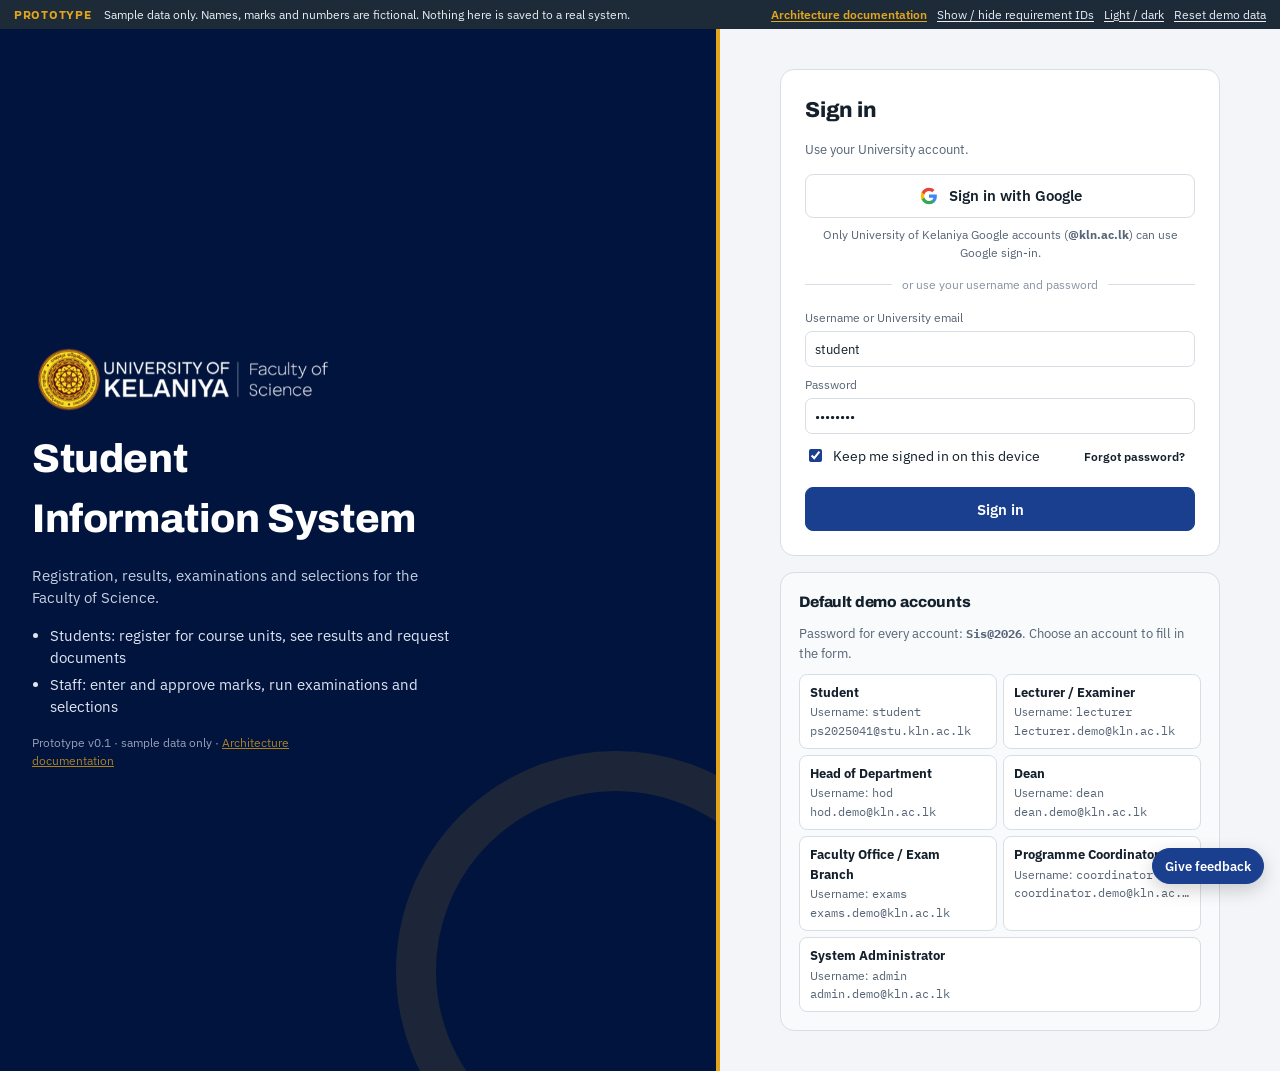
<file: index.html>
<!doctype html>
<html lang="en">
<head>
<meta charset="utf-8">
<meta name="viewport" content="width=device-width, initial-scale=1">
<meta name="robots" content="noindex">
<title>FoS SIS prototype</title>
<meta http-equiv="refresh" content="0; url=prototype/">
<style>
  body{margin:0;min-height:100vh;display:grid;place-items:center;background:#01143e;color:#fff;font:16px/1.5 system-ui,-apple-system,"Segoe UI",sans-serif}
  main{padding:24px;text-align:center}
  a{color:#e3a51c}
</style>
</head>
<body>
<main>
  <p>Opening the Faculty of Science SIS prototype…</p>
  <p><a href="prototype/">Open the prototype</a> · <a href="docs/architecture/sis-architecture.html">Architecture documentation</a></p>
</main>
<script>location.replace("prototype/" + location.search + location.hash);</script>
</body>
</html>
</file>
<file: prototype/assets/css/app.css>
/* Faculty of Science SIS prototype
   Layout: fixed left navigation rail + top bar; content column with page header, then cards/tables.
   Colours are tokens; dark theme follows the OS and can be forced with data-theme. */
:root{
  --bg:#f3f5f8; --surface:#ffffff; --sunk:#e9edf2; --raise:#f8fafc;
  --ink:#14202c; --muted:#566475; --faint:#8794a3; --line:#d7dee6;
  --accent:#1a3f8f; --accent-ink:#ffffff; --accent-soft:#e4eaf8;
  --ok:#1f7a45; --ok-soft:#e3f3e9; --warn:#9a5b06; --warn-soft:#fbefd9; --bad:#b4322a; --bad-soft:#fbe5e3; --info:#2a62c4; --info-soft:#e4edfb;
  --banner:#1d2b38; --banner-ink:#e9eef4;
  --brand:#01143e; --brand-ink:#ffffff; --gold:#e3a51c;
  --f-display:"Archivo","Helvetica Neue",Arial,sans-serif;
  --f-body:"IBM Plex Sans",system-ui,-apple-system,"Segoe UI",Roboto,sans-serif;
  --f-mono:"IBM Plex Mono",ui-monospace,SFMono-Regular,Menlo,Consolas,monospace;
  --radius:10px; --nav-w:250px;
}
@media (prefers-color-scheme:dark){:root:not([data-theme="light"]){
  --bg:#0e1319; --surface:#161d26; --sunk:#1d2631; --raise:#1a222c;
  --ink:#e4eaf1; --muted:#9aa8b8; --faint:#6f7d8c; --line:#2a3542;
  --accent:#8fb2ff; --accent-ink:#0b1430; --accent-soft:#1a2848; --brand:#020c24;
  --ok:#5cc489; --ok-soft:#163525; --warn:#eaa04a; --warn-soft:#3a2a12; --bad:#f07a70; --bad-soft:#3d1c1a; --info:#7fa9f0; --info-soft:#18284a;
  --banner:#0a0f14; --banner-ink:#cfd8e2; color-scheme:dark}}
:root[data-theme="dark"]{
  --bg:#0e1319; --surface:#161d26; --sunk:#1d2631; --raise:#1a222c;
  --ink:#e4eaf1; --muted:#9aa8b8; --faint:#6f7d8c; --line:#2a3542;
  --accent:#8fb2ff; --accent-ink:#0b1430; --accent-soft:#1a2848; --brand:#020c24;
  --ok:#5cc489; --ok-soft:#163525; --warn:#eaa04a; --warn-soft:#3a2a12; --bad:#f07a70; --bad-soft:#3d1c1a; --info:#7fa9f0; --info-soft:#18284a;
  --banner:#0a0f14; --banner-ink:#cfd8e2; color-scheme:dark}

*{box-sizing:border-box}
html,body{height:100%}
body{margin:0;background:var(--bg);color:var(--ink);font:14.5px/1.5 var(--f-body)}
a{color:var(--accent)}
button,input,select,textarea{font:inherit;color:inherit}
h1,h2,h3,h4{font-family:var(--f-display);letter-spacing:-.01em;margin:0;text-wrap:balance}
code,.mono{font-family:var(--f-mono);font-size:.92em}
:focus-visible{outline:2px solid var(--accent);outline-offset:2px}
[hidden]{display:none!important}

/* prototype banner */
.proto-banner{background:var(--banner);color:var(--banner-ink);font-size:.78rem;padding:5px max(14px,env(safe-area-inset-right,0px)) 5px max(14px,env(safe-area-inset-left,0px));display:flex;gap:12px;align-items:center;flex-wrap:wrap}
.proto-banner b{color:var(--gold);letter-spacing:.06em}
.proto-banner .sp{margin-left:auto;display:flex;gap:10px;flex-wrap:wrap}
.proto-banner button{all:unset;cursor:pointer;text-decoration:underline;text-underline-offset:2px}
.proto-banner button:focus-visible,.proto-banner a:focus-visible{outline:2px solid var(--gold)}
.proto-banner a{color:var(--gold);font-weight:600;text-decoration:underline;text-underline-offset:2px}

/* shell */
.shell{display:grid;grid-template-columns:var(--nav-w) minmax(0,1fr);min-height:calc(100vh - 28px)}
@media (max-width:900px){.shell{grid-template-columns:minmax(0,1fr)}}
nav.side{background:var(--surface);border-right:1px solid var(--line);padding:16px 12px 40px;position:sticky;top:0;height:100vh;overflow:auto}
@media (max-width:900px){nav.side{position:fixed;inset:0 auto 0 0;width:min(300px,86vw);z-index:40;transform:translateX(-102%);transition:transform .2s;padding-left:max(12px,env(safe-area-inset-left,0px))}
  nav.side.open{transform:none;box-shadow:0 0 0 100vmax rgb(0 0 0 / .35)}}
nav.side{padding-top:0}
.brand{display:flex;flex-direction:column;gap:6px;margin:0 -12px 10px;padding:16px 16px 14px;background:var(--brand);color:var(--brand-ink);border-bottom:3px solid var(--gold)}
.brand img{width:100%;max-width:210px;height:auto;display:block}
.brand b{display:block;font:800 1rem var(--f-display);letter-spacing:.01em}
.brand span{font-size:.72rem;color:#c6cfe0}
.navgroup{margin-top:12px}
.navgroup h4{font:700 .66rem var(--f-body);text-transform:uppercase;letter-spacing:.09em;color:var(--faint);padding:0 8px 4px}
.navgroup a{display:flex;gap:8px;align-items:center;padding:7px 8px;border-radius:7px;color:var(--ink);text-decoration:none;font-size:.88rem}
.navgroup a:hover{background:var(--sunk)}
.navgroup a[aria-current="page"]{background:var(--accent-soft);color:var(--accent);font-weight:600}
.navgroup a .count{margin-left:auto;font:600 .7rem var(--f-mono);background:var(--warn-soft);color:var(--warn);padding:0 6px;border-radius:999px}

.topbar{display:flex;align-items:center;gap:12px;flex-wrap:wrap;padding:10px max(18px,env(safe-area-inset-right,0px)) 10px 18px;background:var(--surface);border-bottom:1px solid var(--line);position:sticky;top:0;z-index:20}
.topbar .menu{display:none}
@media (max-width:900px){.topbar .menu{display:inline-flex}.topbar{padding-left:max(12px,env(safe-area-inset-left,0px))}}
.topbar .who{display:flex;align-items:center;gap:10px;margin-left:auto;flex-wrap:wrap}
.avatar{width:32px;height:32px;border-radius:50%;background:var(--sunk);display:grid;place-items:center;font:700 .75rem var(--f-display);color:var(--muted);flex:none}
.rolesel{display:flex;flex-direction:column;font-size:.7rem;color:var(--muted)}
.rolesel select{font-size:.86rem;padding:5px 8px;border:1px solid var(--line);border-radius:7px;background:var(--surface);color:var(--ink);max-width:240px}
.crumb{font-size:.8rem;color:var(--muted)}
.crumb b{color:var(--ink)}

main{padding:20px max(18px,env(safe-area-inset-right,0px)) 80px max(18px,env(safe-area-inset-left,0px));min-width:0}
main:focus{outline:none}
#view{display:flex;flex-direction:column;gap:16px;min-width:0}
.page{max-width:1240px;margin:0 auto;display:flex;flex-direction:column;gap:16px}
.pagehead{display:flex;gap:12px 18px;align-items:flex-end;flex-wrap:wrap}
.pagehead h1{font-size:1.5rem;font-weight:800}
.pagehead p{margin:4px 0 0;color:var(--muted);max-width:75ch}
.pagehead .actions{margin-left:auto;display:flex;gap:8px;flex-wrap:wrap}
.reqs{display:flex;gap:4px;flex-wrap:wrap;margin-top:6px}
.req{font:500 .7rem var(--f-mono);padding:1px 6px;border-radius:4px;background:var(--sunk);color:var(--muted)}
body.hide-reqs .reqs{display:none}

/* building blocks */
.grid{display:grid;gap:16px}
.g2{grid-template-columns:repeat(2,minmax(0,1fr))}
.g3{grid-template-columns:repeat(3,minmax(0,1fr))}
.g4{grid-template-columns:repeat(4,minmax(0,1fr))}
.g-side{grid-template-columns:minmax(0,1fr) 340px}
@media (max-width:1100px){.g-side{grid-template-columns:minmax(0,1fr)}.g4{grid-template-columns:repeat(2,minmax(0,1fr))}}
@media (max-width:760px){.g2,.g3,.g4{grid-template-columns:minmax(0,1fr)}}
.card{background:var(--surface);border:1px solid var(--line);border-radius:var(--radius);padding:16px;display:flex;flex-direction:column;gap:12px;min-width:0}
.card > h2,.card > header h2{font-size:1.02rem;font-weight:700}
.card > header{display:flex;align-items:center;gap:10px;flex-wrap:wrap}
.card > header .sp{margin-left:auto;display:flex;gap:8px;flex-wrap:wrap;align-items:center}
.card.flush{padding:0}
.card.flush > header{padding:14px 16px 0}
.muted{color:var(--muted)} .small{font-size:.82rem} .tiny{font-size:.74rem}
.stat{display:flex;flex-direction:column;gap:2px}
.stat b{font:800 1.7rem var(--f-display);font-variant-numeric:tabular-nums;line-height:1.1}
.stat span{font-size:.78rem;color:var(--muted)}
.stat em{font-style:normal;font-size:.74rem}
.kv{display:grid;grid-template-columns:auto 1fr;gap:6px 16px;font-size:.88rem;margin:0}
.kv dt{color:var(--muted)} .kv dd{margin:0;min-width:0}
.row{display:flex;gap:8px;align-items:center;flex-wrap:wrap}
.stack{display:flex;flex-direction:column;gap:8px}
.sep{border:0;border-top:1px solid var(--line);margin:4px 0}

.btn{display:inline-flex;align-items:center;gap:6px;font-weight:600;font-size:.84rem;border:1px solid var(--line);background:var(--surface);color:var(--ink);padding:7px 12px;border-radius:8px;cursor:pointer;text-decoration:none;white-space:nowrap}
.btn:hover{border-color:var(--muted)}
.btn.primary{background:var(--accent);border-color:var(--accent);color:var(--accent-ink)}
.btn.danger{color:var(--bad);border-color:color-mix(in srgb,var(--bad) 45%,var(--line))}
.btn.ghost{border-color:transparent;background:transparent}
.btn.sm{padding:4px 9px;font-size:.78rem}
.btn[disabled]{opacity:.5;cursor:not-allowed}

.pill{display:inline-flex;align-items:center;gap:5px;font:600 .72rem var(--f-body);padding:2px 8px;border-radius:999px;background:var(--sunk);color:var(--ink);white-space:nowrap}
.pill.ok{background:var(--ok-soft);color:var(--ok)} .pill.warn{background:var(--warn-soft);color:var(--warn)}
.pill.bad{background:var(--bad-soft);color:var(--bad)} .pill.info{background:var(--info-soft);color:var(--info)}
.pill.acc{background:var(--accent-soft);color:var(--accent)}
.st{display:inline-block;font:700 .68rem var(--f-mono);padding:1px 6px;border-radius:4px;border:1px solid var(--line)}
.st.C{background:var(--accent-soft);color:var(--accent);border-color:transparent}
.st.O{background:var(--surface)} .st.A{border-style:dashed;color:var(--muted)}

.alert{display:flex;gap:10px;padding:10px 12px;border-radius:8px;font-size:.86rem;border:1px solid transparent;align-items:flex-start}
.alert.ok{background:var(--ok-soft);color:var(--ok)} .alert.warn{background:var(--warn-soft);color:var(--warn)}
.alert.bad{background:var(--bad-soft);color:var(--bad)} .alert.info{background:var(--info-soft);color:var(--info)}
.alert b{font-weight:700} .alert .grow{flex:1;min-width:0}

/* tables */
.tw{overflow-x:auto;border:1px solid var(--line);border-radius:8px}
.card .tw{margin:0}
.card.flush .tw{border:0;border-top:1px solid var(--line);border-radius:0 0 var(--radius) var(--radius)}
table.t{border-collapse:collapse;width:100%;font-size:.86rem}
table.t th,table.t td{padding:8px 10px;border-bottom:1px solid var(--line);text-align:left;vertical-align:middle}
table.t th{font:700 .68rem var(--f-body);text-transform:uppercase;letter-spacing:.06em;color:var(--muted);background:var(--raise);white-space:nowrap;position:sticky;top:0}
table.t tr:last-child td{border-bottom:0}
table.t td.num,table.t th.num{text-align:right;font-variant-numeric:tabular-nums}
table.t td.code{font-family:var(--f-mono);font-size:.8rem;white-space:nowrap}
table.t tr.sub td{background:var(--raise);font:700 .72rem var(--f-body);text-transform:uppercase;letter-spacing:.06em;color:var(--muted)}
table.t tr.dim td{color:var(--faint)}
table.t tr.flag td{background:color-mix(in srgb,var(--bad-soft) 60%,transparent)}
table.t input[type=number],table.t input[type=text],table.t select{width:100%;min-width:60px;padding:4px 6px;border:1px solid var(--line);border-radius:6px;background:var(--surface)}
table.t input[type=number]{font-family:var(--f-mono);text-align:right;max-width:80px}
table.t input.err{border-color:var(--bad);background:var(--bad-soft)}

/* forms */
.field{display:flex;flex-direction:column;gap:4px;font-size:.84rem;min-width:0}
.field > span{color:var(--muted);font-size:.78rem}
.field input,.field select,.field textarea{padding:7px 9px;border:1px solid var(--line);border-radius:7px;background:var(--surface);width:100%}
.field textarea{min-height:80px;resize:vertical}
.check{display:flex;gap:8px;align-items:flex-start;font-size:.86rem}
.check input{margin-top:3px;accent-color:var(--accent)}
.formgrid{display:grid;grid-template-columns:repeat(2,minmax(0,1fr));gap:12px}
@media (max-width:640px){.formgrid{grid-template-columns:minmax(0,1fr)}}
.search{padding:7px 10px;border:1px solid var(--line);border-radius:8px;background:var(--surface);min-width:0;width:240px;max-width:100%}

/* tabs */
.tabs{display:flex;gap:2px;border-bottom:1px solid var(--line);flex-wrap:wrap}
.tabs button{all:unset;cursor:pointer;padding:8px 12px;font-weight:600;font-size:.86rem;color:var(--muted);border-bottom:2px solid transparent;margin-bottom:-1px}
.tabs button[aria-selected="true"]{color:var(--accent);border-bottom-color:var(--accent)}
.tabs button:focus-visible{outline:2px solid var(--accent)}

/* steps (workflow) */
.steps{display:flex;gap:0;flex-wrap:wrap;counter-reset:s}
.steps li{list-style:none;display:flex;align-items:center;gap:6px;font-size:.78rem;color:var(--muted);padding:4px 10px 4px 0}
.steps li::before{counter-increment:s;content:counter(s);width:20px;height:20px;border-radius:50%;display:grid;place-items:center;font:700 .68rem var(--f-mono);background:var(--sunk);color:var(--muted)}
.steps li.done::before{content:"✓";background:var(--ok-soft);color:var(--ok)}
.steps li.now{color:var(--ink);font-weight:600}
.steps li.now::before{background:var(--accent);color:var(--accent-ink)}
.steps li:not(:last-child)::after{content:"";width:18px;height:1px;background:var(--line);margin-left:4px}

/* explanation tree */
.tree{list-style:none;margin:0;padding:0;display:flex;flex-direction:column;gap:6px}
.tree li{display:grid;grid-template-columns:22px minmax(0,1fr) auto;gap:8px;align-items:start;padding:8px 10px;border:1px solid var(--line);border-radius:8px;background:var(--surface);font-size:.86rem}
.tree li .ic{width:20px;height:20px;border-radius:50%;display:grid;place-items:center;font:700 .72rem var(--f-mono)}
.tree li.pass .ic{background:var(--ok-soft);color:var(--ok)}
.tree li.fail .ic{background:var(--bad-soft);color:var(--bad)}
.tree li.pend .ic{background:var(--warn-soft);color:var(--warn)}
.tree li .val{font:500 .78rem var(--f-mono);color:var(--muted);text-align:right;max-width:16ch}
@media (max-width:560px){.tree li{grid-template-columns:22px minmax(0,1fr)}.tree li .val{grid-column:2;text-align:left;max-width:none}}
.pagehead > div:first-child{min-width:0}
.topbar .crumb{min-width:0}
.bar{height:6px;border-radius:3px;background:var(--sunk);overflow:hidden;margin-top:5px}
.bar i{display:block;height:100%;background:var(--accent);border-radius:3px}
.bar.ok i{background:var(--ok)} .bar.warn i{background:var(--warn)} .bar.bad i{background:var(--bad)}

/* modal + toast + drawer */
.modal-bg{position:fixed;inset:0;background:rgb(10 15 20 / .45);z-index:60;display:grid;place-items:center;padding:16px}
.modal{background:var(--surface);border-radius:12px;border:1px solid var(--line);max-width:620px;width:100%;max-height:calc(100vh - 32px);overflow:auto;display:flex;flex-direction:column}
.modal header{display:flex;align-items:center;gap:10px;padding:14px 16px;border-bottom:1px solid var(--line)}
.modal header h2{font-size:1.05rem}
.modal header .x{margin-left:auto}
.modal .body{padding:16px;display:flex;flex-direction:column;gap:12px}
.modal footer{display:flex;gap:8px;justify-content:flex-end;padding:12px 16px;border-top:1px solid var(--line);flex-wrap:wrap}
.toasts{position:fixed;right:max(16px,env(safe-area-inset-right,0px));bottom:calc(env(safe-area-inset-bottom,0px) + 16px);z-index:80;display:flex;flex-direction:column;gap:8px;max-width:min(380px,calc(100vw - 32px))}
.toast{background:var(--ink);color:var(--surface);padding:10px 14px;border-radius:9px;font-size:.86rem;box-shadow:0 6px 20px rgb(0 0 0 / .2)}

/* feedback */
.fb-btn{position:fixed;right:max(16px,env(safe-area-inset-right,0px));bottom:calc(env(safe-area-inset-bottom,0px) + 16px);z-index:50;border-radius:999px;box-shadow:0 6px 18px rgb(0 0 0 / .18)}
.fb-panel{position:fixed;right:max(16px,env(safe-area-inset-right,0px));bottom:calc(env(safe-area-inset-bottom,0px) + 70px);z-index:55;width:min(380px,calc(100vw - 32px));max-height:calc(100vh - 120px);overflow:auto;background:var(--surface);border:1px solid var(--line);border-radius:12px;box-shadow:0 10px 30px rgb(0 0 0 / .2);padding:14px;display:flex;flex-direction:column;gap:10px}
.fb-panel h3{font-size:1rem}
.seg{display:flex;gap:4px;flex-wrap:wrap}
.seg label{display:flex;gap:6px;align-items:center;border:1px solid var(--line);border-radius:999px;padding:4px 10px;font-size:.8rem;cursor:pointer}
.seg input{accent-color:var(--accent)}
.seg label:has(input:checked){border-color:var(--accent);background:var(--accent-soft);color:var(--accent);font-weight:600}

/* charts */
.chart{width:100%;height:auto;display:block}
.chart text{fill:var(--muted);font:11px var(--f-body)}
.chart .axis{stroke:var(--line)}
.chart .grid{stroke:var(--line);stroke-dasharray:2 4}
.legend{display:flex;gap:12px;flex-wrap:wrap;font-size:.78rem;color:var(--muted)}
.legend i{display:inline-block;width:10px;height:10px;border-radius:2px;margin-right:5px;vertical-align:-1px}

/* Excel mark entry steps */
.xl-card{border-color:color-mix(in srgb,var(--ok) 35%,var(--line))}
.xl-steps{margin:0;padding:0;list-style:none;counter-reset:x;display:grid;grid-template-columns:repeat(3,minmax(0,1fr));gap:12px}
@media (max-width:900px){.xl-steps{grid-template-columns:minmax(0,1fr)}}
.xl-steps li{counter-increment:x;background:var(--raise);border:1px solid var(--line);border-radius:10px;padding:12px 12px 12px 46px;position:relative;font-size:.86rem;display:flex;flex-direction:column;gap:8px}
.xl-steps li::before{content:counter(x);position:absolute;left:12px;top:12px;width:24px;height:24px;border-radius:50%;background:var(--ok);color:#fff;display:grid;place-items:center;font:700 .78rem var(--f-mono)}
.xl-steps li > b:first-child{display:block}

/* login */
.login{display:grid;grid-template-columns:minmax(0,1fr) minmax(0,560px);min-height:calc(100vh - 28px)}
@media (max-width:900px){.login{grid-template-columns:minmax(0,1fr)}}
.login-brand{background:var(--brand);color:var(--brand-ink);padding:56px max(32px,env(safe-area-inset-left,0px)) 40px;display:flex;flex-direction:column;gap:16px;justify-content:center;border-right:4px solid var(--gold);position:relative;overflow:hidden}
.login-brand::after{content:"";position:absolute;right:-120px;bottom:-120px;width:360px;height:360px;border-radius:50%;border:40px solid rgb(227 165 28 / .12)}
@media (max-width:900px){.login-brand{border-right:0;border-bottom:4px solid var(--gold);padding:28px max(20px,env(safe-area-inset-left,0px))}}
.login-brand img{width:min(300px,80%);height:auto}
.login-brand h1{font-size:clamp(1.6rem,3.2vw,2.5rem);font-weight:800;color:#fff;max-width:16ch}
.login-brand p{margin:0;color:#c6cfe0;max-width:46ch}
.login-brand a{color:var(--gold)}
.login-points{margin:0;padding-left:18px;color:#dfe5f0;display:flex;flex-direction:column;gap:6px;max-width:48ch}
@media (max-width:900px){.login-points{display:none}}
.login-panel{display:flex;flex-direction:column;gap:16px;justify-content:center;padding:40px max(28px,env(safe-area-inset-right,0px)) 40px 28px}
@media (max-width:900px){.login-panel{padding:20px max(16px,env(safe-area-inset-right,0px)) 40px max(16px,env(safe-area-inset-left,0px))}}
.login-card{background:var(--surface);border:1px solid var(--line);border-radius:14px;padding:24px;display:flex;flex-direction:column;gap:14px;width:100%;max-width:440px;margin:0 auto}
.login-card h2{font-size:1.35rem;font-weight:800}
.login-card.demo{padding:18px;gap:10px;background:var(--raise)}
.login-card.demo h2{font-size:.95rem}
.btn.lg{padding:10px 14px;font-size:.95rem;justify-content:center}
.btn.sso{justify-content:center;padding:10px 14px;font-size:.92rem;gap:10px}
.btn.sso .g{flex:none;background:#fff;border-radius:50%;padding:1px}
.or{display:flex;align-items:center;gap:10px;color:var(--faint);font-size:.78rem}
.or::before,.or::after{content:"";flex:1;height:1px;background:var(--line)}
.demo-list{display:grid;grid-template-columns:repeat(2,minmax(0,1fr));gap:6px}
@media (max-width:480px){.demo-list{grid-template-columns:minmax(0,1fr)}}
.demo-acc{all:unset;cursor:pointer;display:flex;flex-direction:column;gap:1px;padding:8px 10px;border:1px solid var(--line);border-radius:8px;background:var(--surface);min-width:0}
.demo-acc:hover{border-color:var(--accent)} .demo-acc:focus-visible{outline:2px solid var(--accent)}
.demo-acc b{font-size:.82rem} .demo-acc span{font-size:.74rem;color:var(--muted);overflow:hidden;text-overflow:ellipsis;white-space:nowrap}
.modal .demo-list{grid-template-columns:minmax(0,1fr)}
.demo-list .demo-acc:last-child:nth-child(odd){grid-column:1/-1}

/* print docs */
.doc{background:#fff;color:#111;border:1px solid var(--line);border-radius:6px;padding:28px;max-width:760px;margin:0 auto;font-size:.9rem}
.doc h2{font-size:1.2rem;text-align:center;color:#111}
.doc .center{text-align:center}
.doc table{width:100%;border-collapse:collapse;margin-top:10px}
.doc td,.doc th{border:1px solid #999;padding:5px 7px;font-size:.82rem;text-align:left;color:#111}
.doc th{background:#eee}
@media print{
  .proto-banner,nav.side,.topbar,.fb-btn,.fb-panel,.pagehead .actions,.noprint{display:none!important}
  .shell{display:block} main{padding:0} body{background:#fff}
  .doc{border:0}
}
@media (prefers-reduced-motion:reduce){*{transition:none!important}}
</file>
